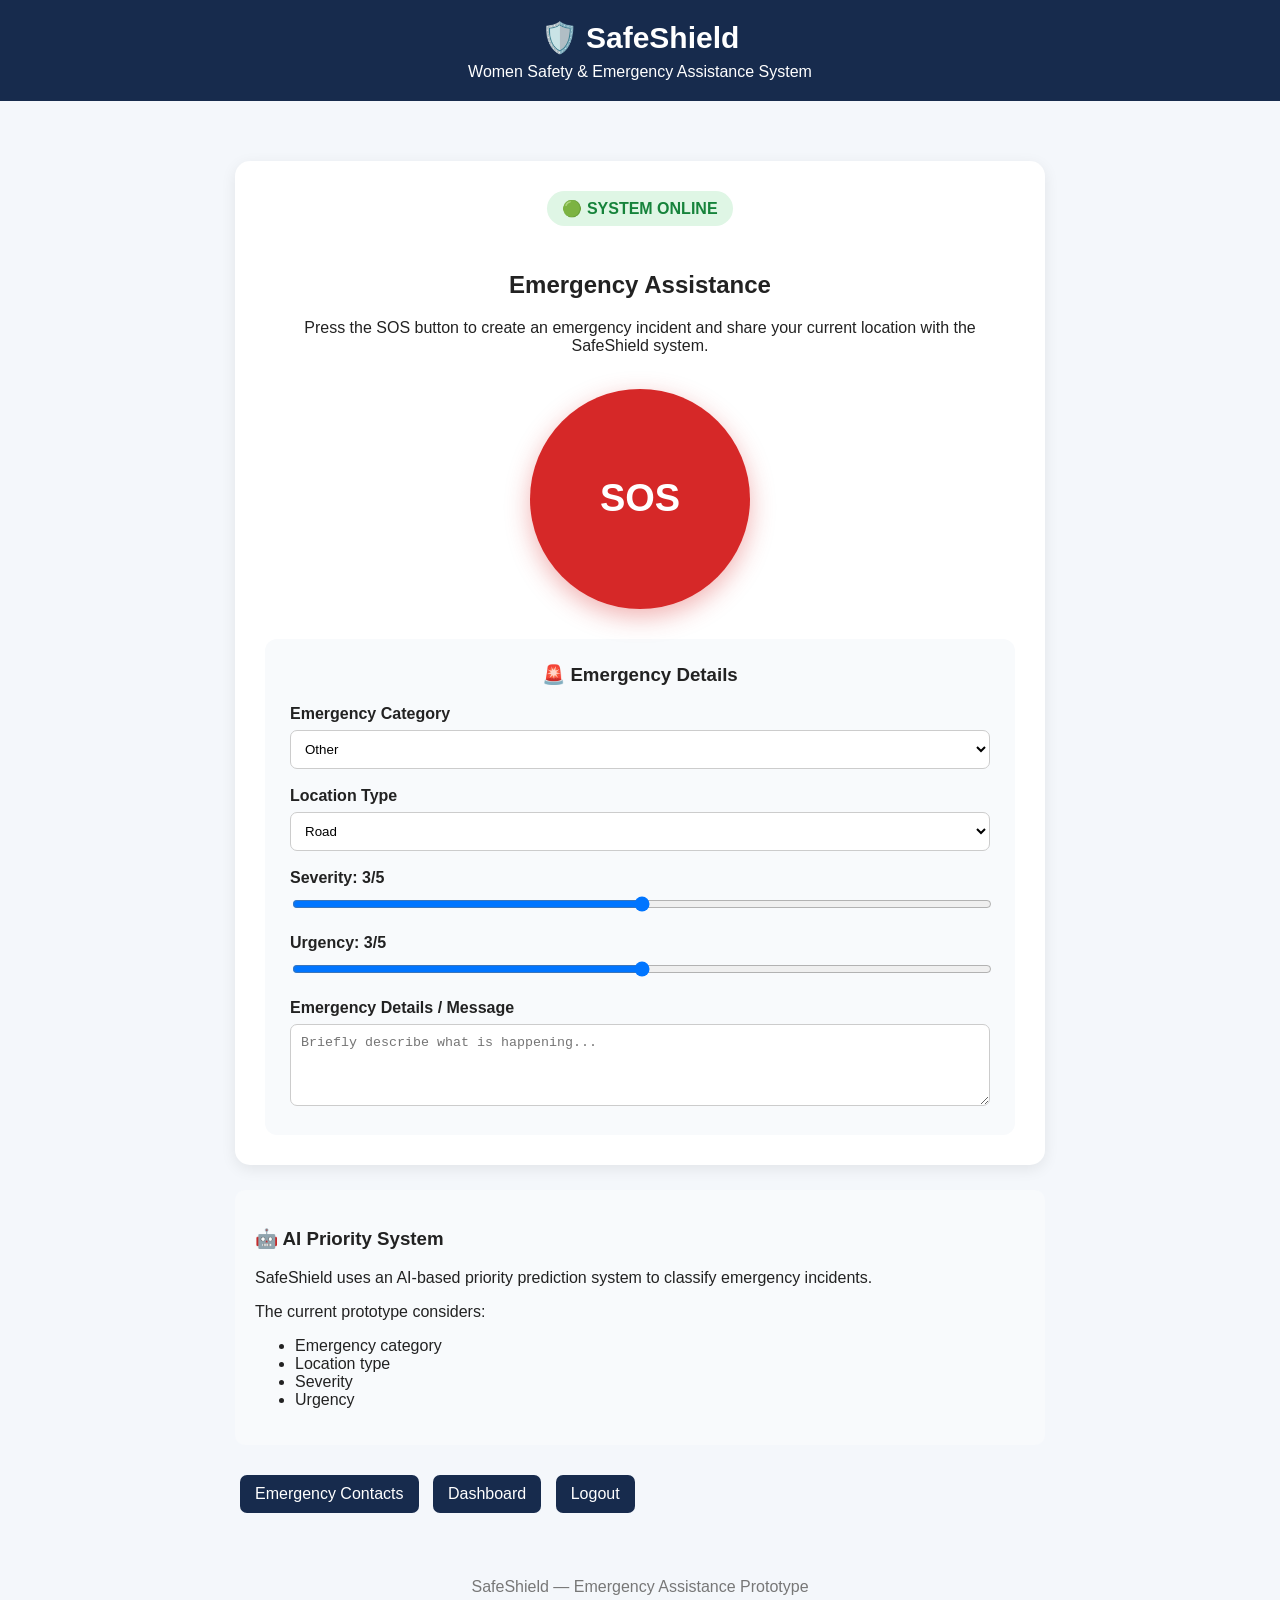
<file: templates/home.html>
<!DOCTYPE html>
<html lang="en">
<head>
    <meta charset="UTF-8">
    <meta name="viewport" content="width=device-width, initial-scale=1.0">
    <meta name="csrf-token" content="{{ csrf_token() }}">
    <title>SafeShield - Emergency Assistance</title>
    <style>
        * {
            box-sizing: border-box;
        }

        body {
            margin: 0;
            font-family: Arial, sans-serif;
            background: #f4f7fb;
            color: #222;
        }

        header {
            background: #172b4d;
            color: white;
            padding: 20px;
            text-align: center;
        }

        header h1 {
            margin: 0;
            font-size: 30px;
        }

        header p {
            margin: 8px 0 0;
        }

        .container {
            max-width: 850px;
            margin: 40px auto;
            padding: 20px;
        }

        .card {
            background: white;
            border-radius: 15px;
            padding: 30px;
            box-shadow: 0 4px 15px rgba(0,0,0,0.08);
            text-align: center;
        }

        .status {
            display: inline-block;
            padding: 8px 15px;
            border-radius: 20px;
            background: #dff6e5;
            color: #16833b;
            font-weight: bold;
            margin-bottom: 25px;
        }

        .sos-button {
            width: 220px;
            height: 220px;
            border-radius: 50%;
            border: none;
            background: #d62828;
            color: white;
            font-size: 38px;
            font-weight: bold;
            cursor: pointer;
            box-shadow: 0 8px 25px rgba(214,40,40,0.35);
            transition: 0.2s;
        }

        .sos-button:hover {
            transform: scale(1.04);
        }

        .sos-button:disabled {
            background: #888;
            cursor: not-allowed;
        }

        .message {
            margin-top: 25px;
            padding: 15px;
            border-radius: 10px;
            display: none;
        }

        .success {
            background: #dff6e5;
            color: #176b35;
        }

        .error {
            background: #ffe1e1;
            color: #9b1c1c;
        }

        .info {
            margin-top: 25px;
            text-align: left;
            background: #f8fafc;
            padding: 20px;
            border-radius: 10px;
        }

        .links {
            margin-top: 25px;
        }

        .links a {
            display: inline-block;
            margin: 5px;
            padding: 10px 15px;
            background: #172b4d;
            color: white;
            text-decoration: none;
            border-radius: 7px;
        }

        footer {
            text-align: center;
            margin: 30px;
            color: #777;
        }
.emergency-form {
    margin-top: 30px;
    padding: 25px;
    background: #f8fafc;
    border-radius: 12px;
    text-align: left;
}

.emergency-form h3 {
    margin-top: 0;
    text-align: center;
}

.emergency-form label {
    display: block;
    margin-top: 18px;
    margin-bottom: 7px;
    font-weight: bold;
}

.emergency-form select,
.emergency-form input[type="range"] {
    width: 100%;
}

.emergency-form select {
    padding: 10px;
    border: 1px solid #ccc;
    border-radius: 7px;
    background: white;
}
    </style>
</head>

<body>

<header>
    <h1>🛡️ SafeShield</h1>
    <p>Women Safety & Emergency Assistance System</p>
</header>

<div class="container">

    <div class="card">

        <div class="status">
            🟢 SYSTEM ONLINE
        </div>

        <h2>Emergency Assistance</h2>

        <p>
            Press the SOS button to create an emergency incident
            and share your current location with the SafeShield system.
        </p>

        <br>

        <button
            id="sosButton"
            class="sos-button"
            onclick="sendSOS()">
            SOS
        </button>
 <div class="emergency-form">

    <h3>🚨 Emergency Details</h3>

    <label for="category">Emergency Category</label>

    <select id="category">
        <option value="Assault">Assault</option>
        <option value="Harassment">Harassment</option>
        <option value="Medical Emergency">Medical Emergency</option>
        <option value="Accident">Accident</option>
        <option value="Suspicious Activity">Suspicious Activity</option>
        <option value="Unsafe Location">Unsafe Location</option>
        <option value="Threat">Threat</option>
        <option value="Other" selected>Other</option>
    </select>

    <label for="location">Location Type</label>

    <select id="location">
        <option value="Road">Road</option>
        <option value="Hostel">Hostel</option>
        <option value="College">College</option>
        <option value="Bus Stop">Bus Stop</option>
        <option value="Railway Station">Railway Station</option>
        <option value="Market">Market</option>
        <option value="Park">Park</option>
        <option value="Residential Area">Residential Area</option>
    </select>

    <label for="severity">
        Severity: <span id="severityValue">3</span>/5
    </label>

    <input
        type="range"
        id="severity"
        min="1"
        max="5"
        value="3"
        oninput="document.getElementById('severityValue').innerText=this.value"
    >

    <label for="urgency">
        Urgency: <span id="urgencyValue">3</span>/5
    </label>

    <input
        type="range"
        id="urgency"
        min="1"
        max="5"
        value="3"
        oninput="document.getElementById('urgencyValue').innerText=this.value"
    >

    <label for="userMessage">
        Emergency Details / Message
    </label>

    <textarea
        id="userMessage"
        rows="4"
        maxlength="500"
        placeholder="Briefly describe what is happening..."
        style="width:100%; padding:10px; border:1px solid #ccc; border-radius:7px; resize:vertical;"
    ></textarea>

</div>
</div>    
        <div id="message" class="message"></div>

        <div class="info">
            <h3>🤖 AI Priority System</h3>

            <p>
                SafeShield uses an AI-based priority prediction system
                to classify emergency incidents.
            </p>

            <p>
                The current prototype considers:
            </p>

            <ul>
                <li>Emergency category</li>
                <li>Location type</li>
                <li>Severity</li>
                <li>Urgency</li>
            </ul>
        </div>

        <div class="links">

            <a href="/emergency-contacts">
                Emergency Contacts
            </a>

            <a href="/dashboard">
                Dashboard
            </a>

            <a href="/logout">
                Logout
            </a>

        </div>

    </div>

</div>

<footer>
    SafeShield — Emergency Assistance Prototype
</footer>

<script>

function showMessage(text, type) {
    const message = document.getElementById("message");

    message.innerText = text;
    message.className = "message " + type;
    message.style.display = "block";
}


async function sendSOS() {

    const button = document.getElementById("sosButton");
    const message = document.getElementById("message");

    button.disabled = true;
    button.innerText = "LOCATING...";
    message.style.display = "none";

    if (!navigator.geolocation) {

        showMessage(
            "Location services are not supported by this browser.",
            "error"
        );

        button.disabled = false;
        button.innerText = "SOS";

        return;
    }

    navigator.geolocation.getCurrentPosition(

        async function(position) {

            const latitude = position.coords.latitude;
            const longitude = position.coords.longitude;

            button.innerText = "SENDING...";

            try {

                const csrfToken = document.querySelector(
                    'meta[name="csrf-token"]'
                );

                if (!csrfToken) {
                    throw new Error("CSRF token not found on page.");
                }

                const response = await
                fetch("/api/sos", {

                    method: "POST",

                    headers: {
                        "Content-Type": "application/json",
                        "X-CSRFToken": document.querySelector(
            		    'meta[name="csrf-token"]'
        		).getAttribute("content")
                    },

                    body: JSON.stringify({

                        latitude: latitude,
                        longitude: longitude,

                        category:
                            document.getElementById("category").value,

                        location:
                            document.getElementById("location").value,

                        severity:
                            Number(
                                document.getElementById("severity").value
                            ),

                        urgency:
                            Number(
                                document.getElementById("urgency").value
                            ),
			message:
    			     document.getElementById("userMessage").value.trim()
                    })
                });

                const responseText = await response.text();

                console.log(
                    "SOS HTTP status:",
                    response.status
                );

                console.log(
                    "SOS server response:",
                    responseText
                );

                let result;

                try {

                    result = JSON.parse(responseText);

                } catch (error) {

                    throw new Error(
                        "Server returned invalid response: " +
                        responseText
                    );
                }

                if (!response.ok) {

                    throw new Error(
                        result.message ||
                        "SOS request failed. HTTP " +
                        response.status
                    );
                }

                showMessage(
                    result.message ||
                    "SOS emergency incident created successfully.",
                    "success"
                );

                button.innerText = "SOS";

            } catch (error) {

                console.error(
                    "SOS error:",
                    error
                );

                showMessage(
                    "SOS failed: " + error.message,
                    "error"
                );

                button.innerText = "SOS";

            } finally {

                button.disabled = false;
            }
        },

        function(error) {

            console.error(
                "Location error:",
                error
            );

            let messageText =
                "Unable to get your location.";

            if (error.code === 1) {
                messageText =
                    "Location permission was denied. Please allow location access.";
            }

            if (error.code === 2) {
                messageText =
                    "Your location could not be determined.";
            }

            if (error.code === 3) {
                messageText =
                    "Location request timed out.";
            }

            showMessage(
                messageText,
                "error"
            );

            button.disabled = false;
            button.innerText = "SOS";
        },

        {
            enableHighAccuracy: true,
            timeout: 10000,
            maximumAge: 0
        }
    );
}

</script>
</body>
</html>
</file>
